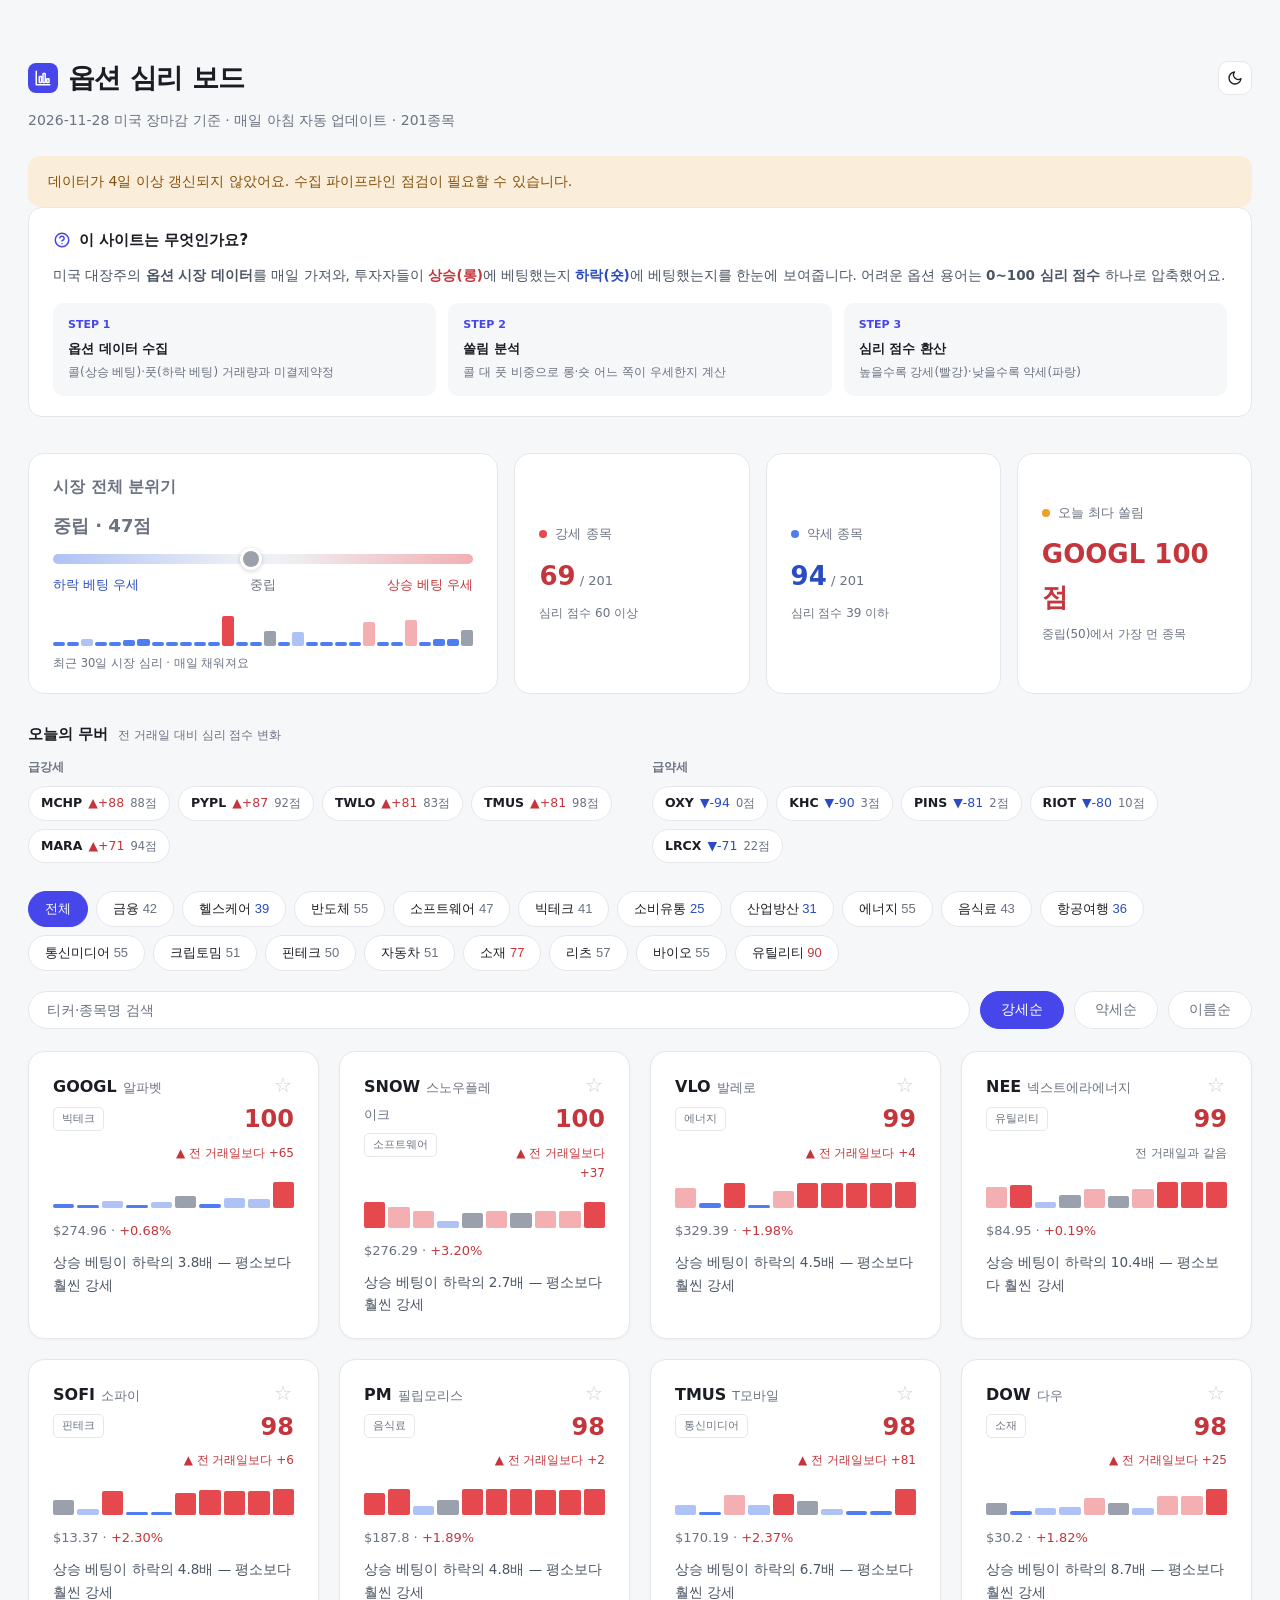
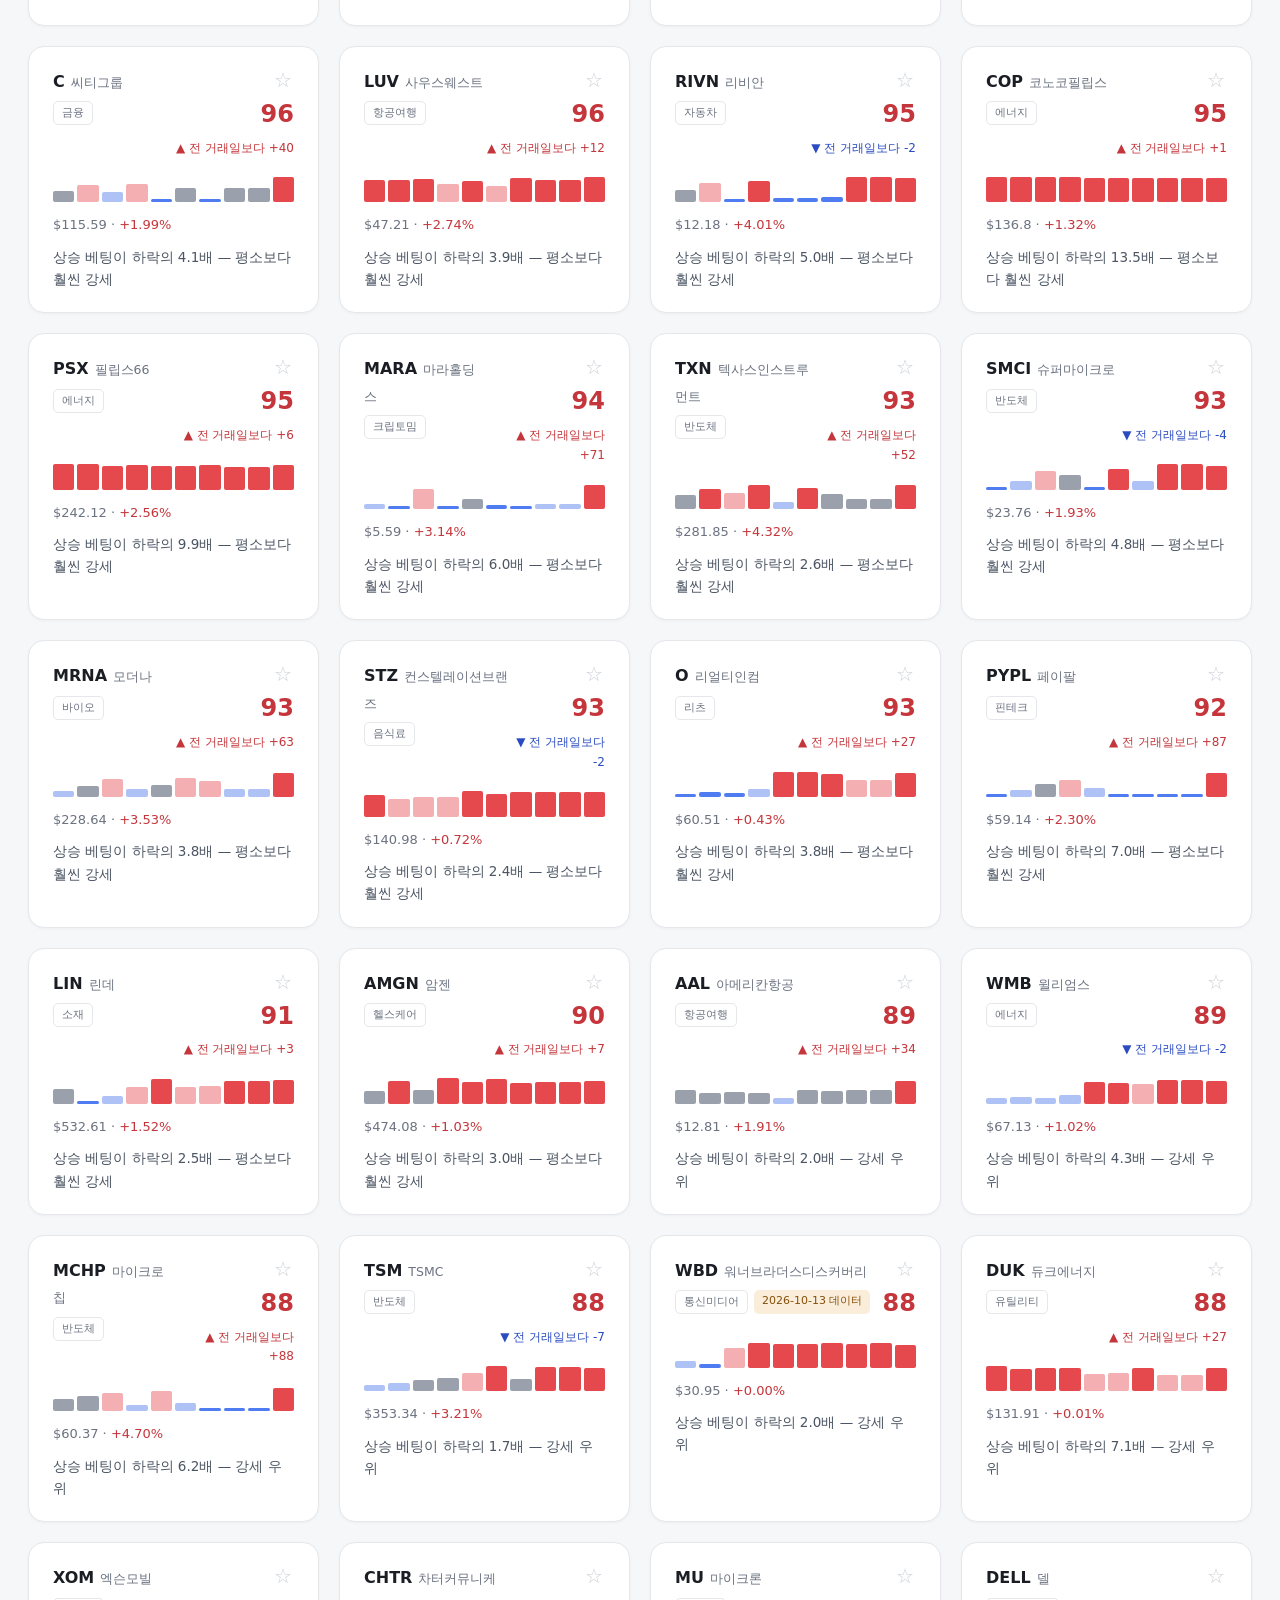
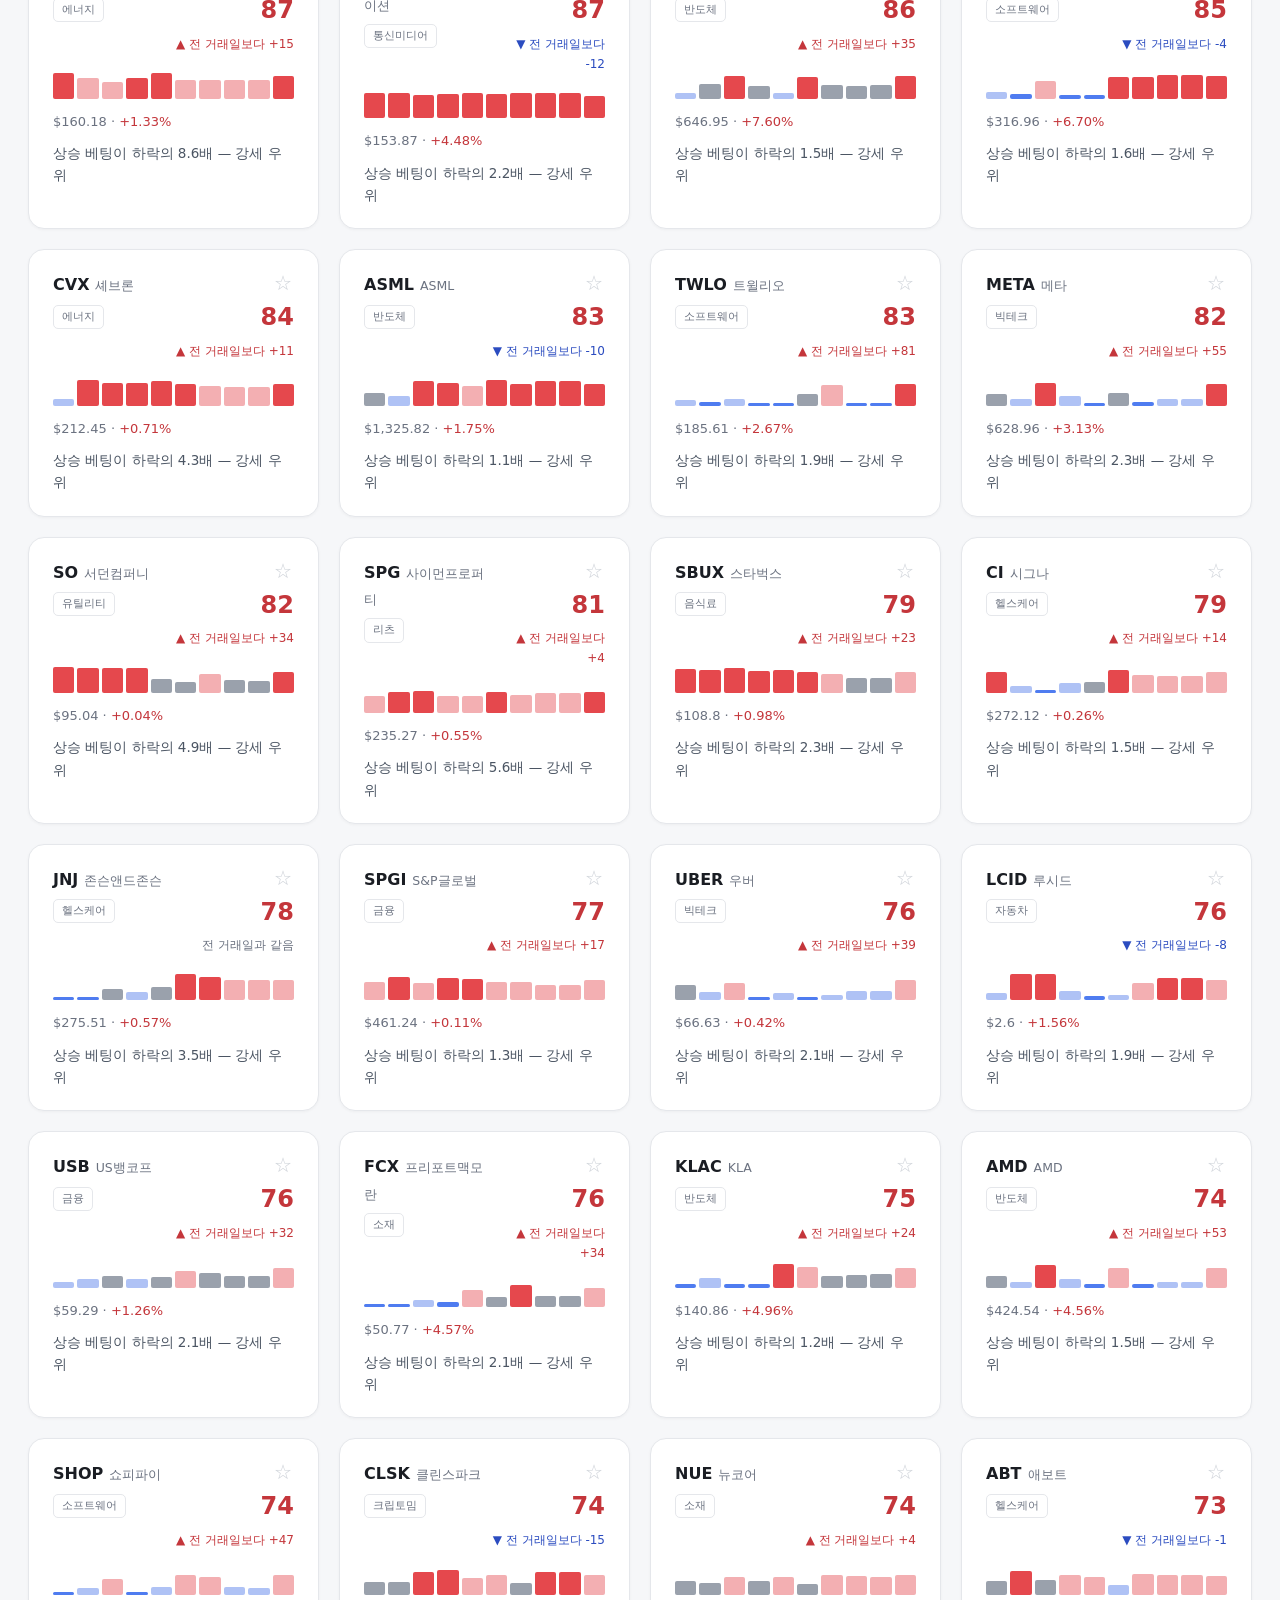
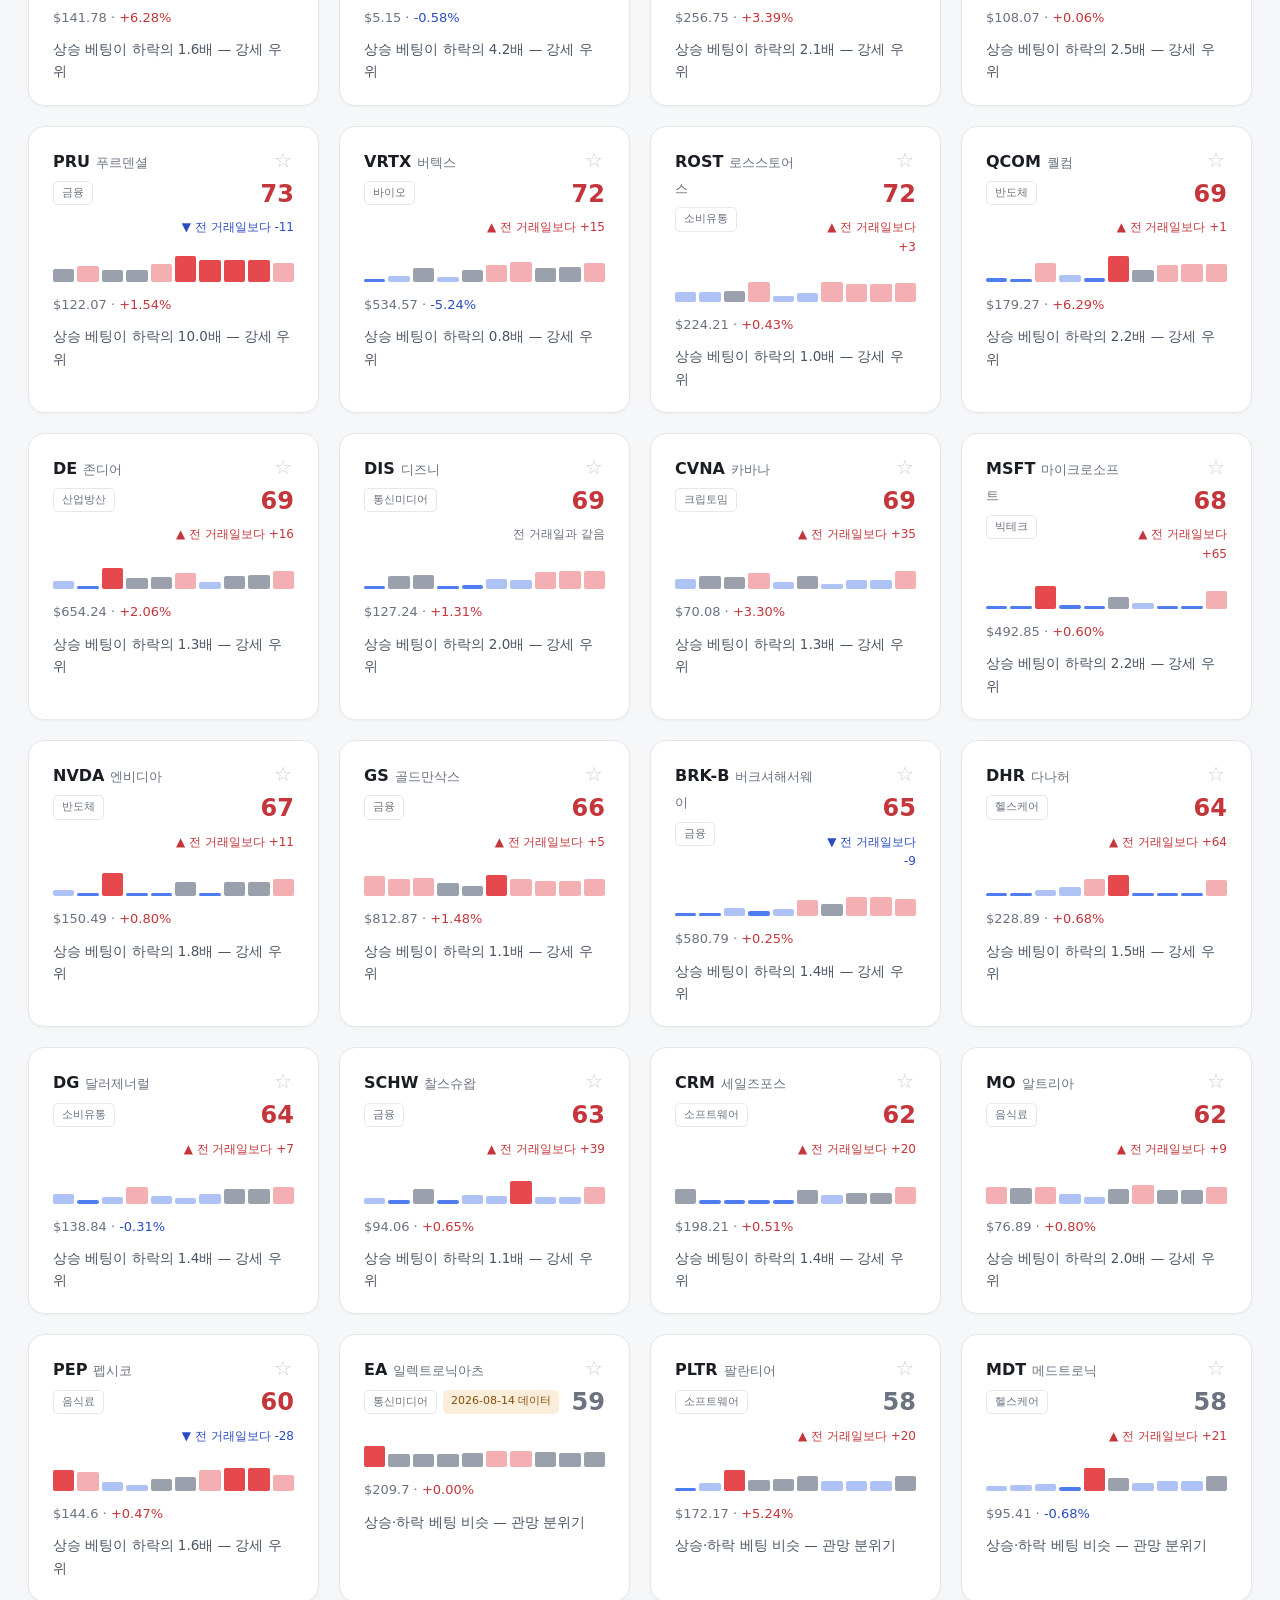
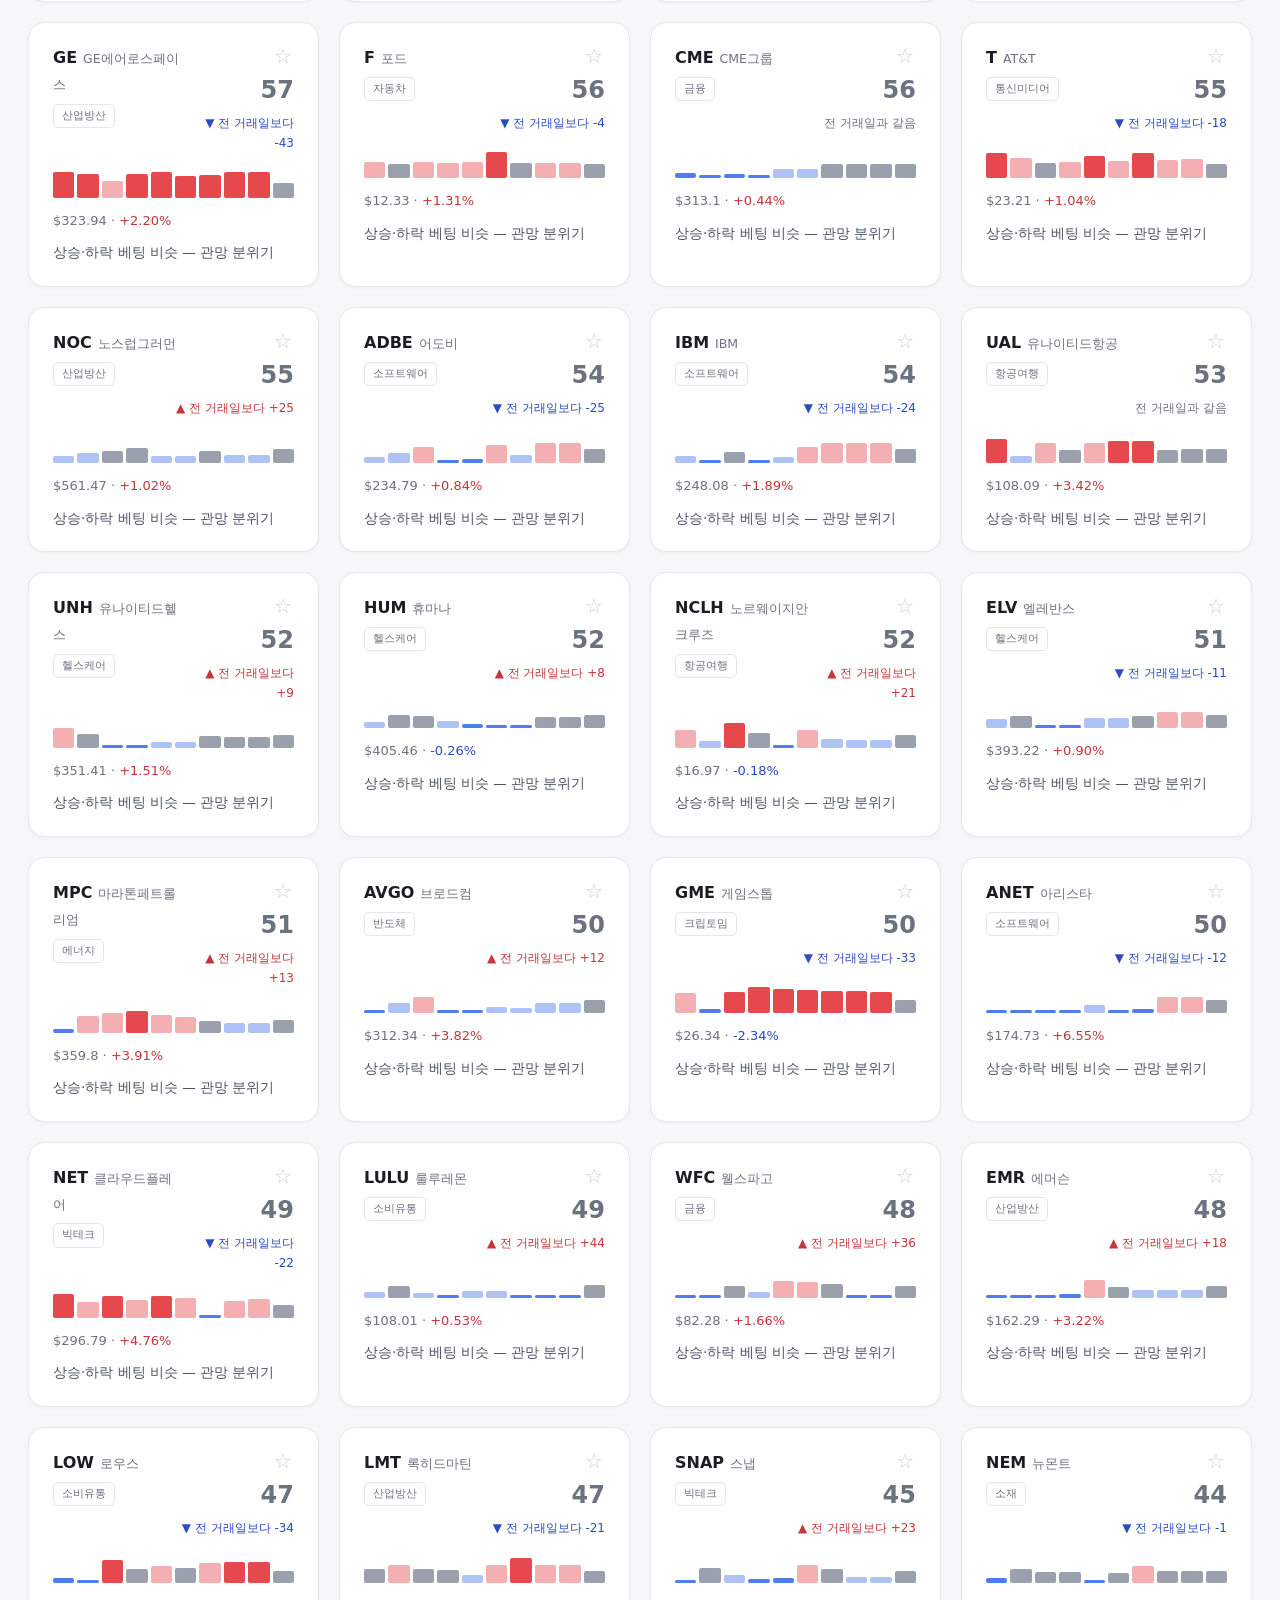
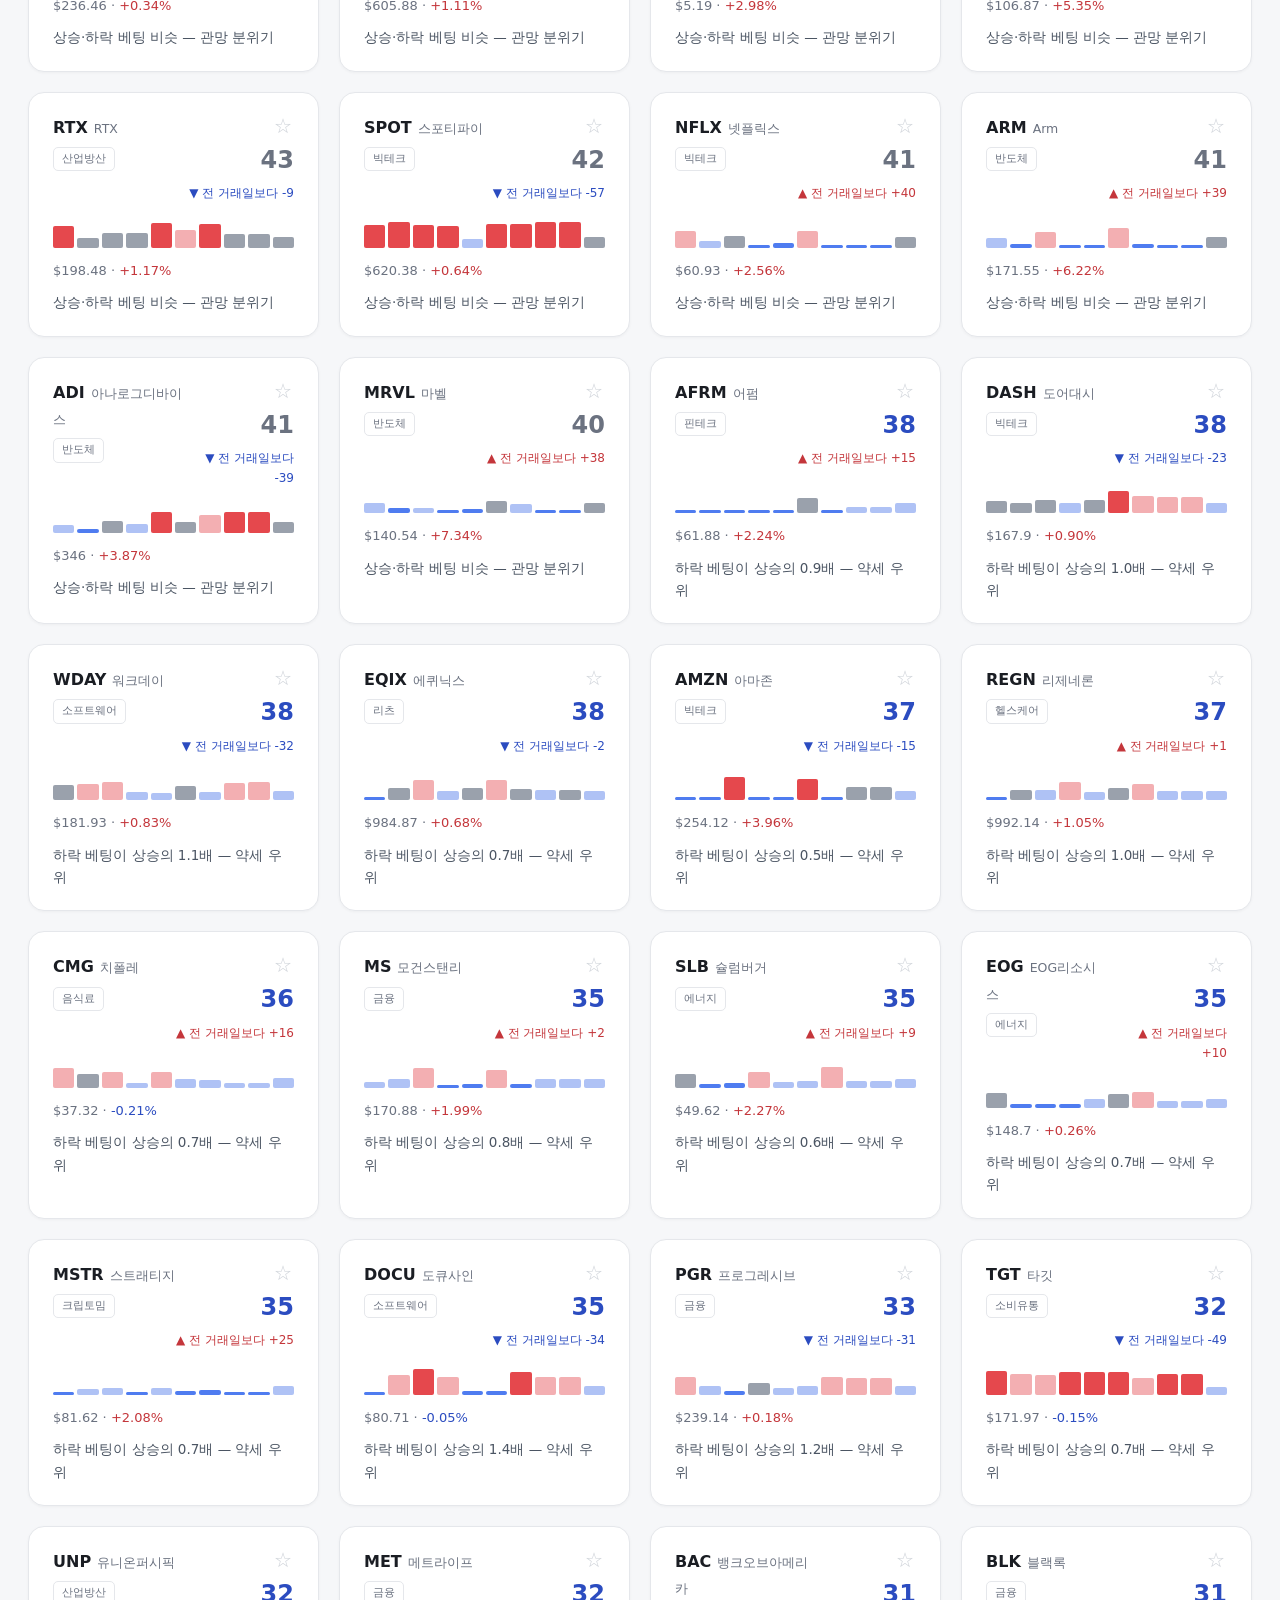
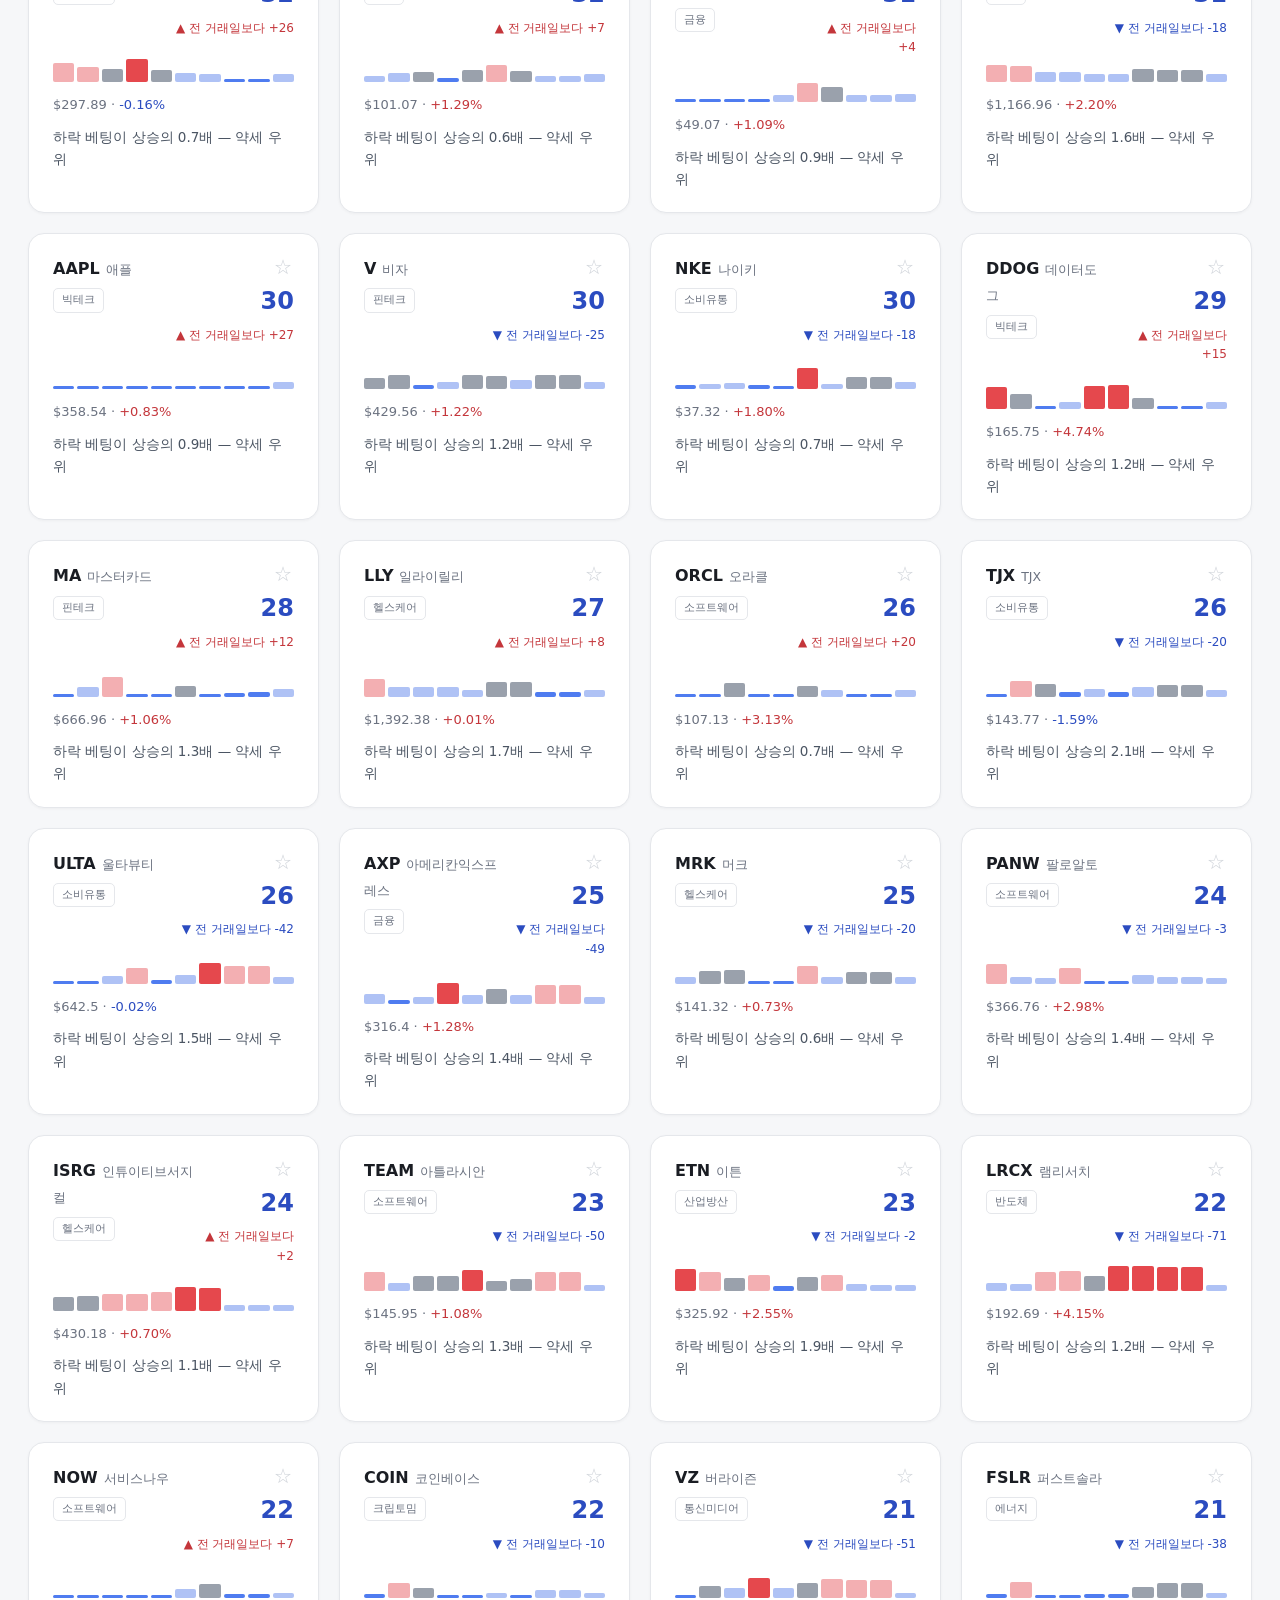
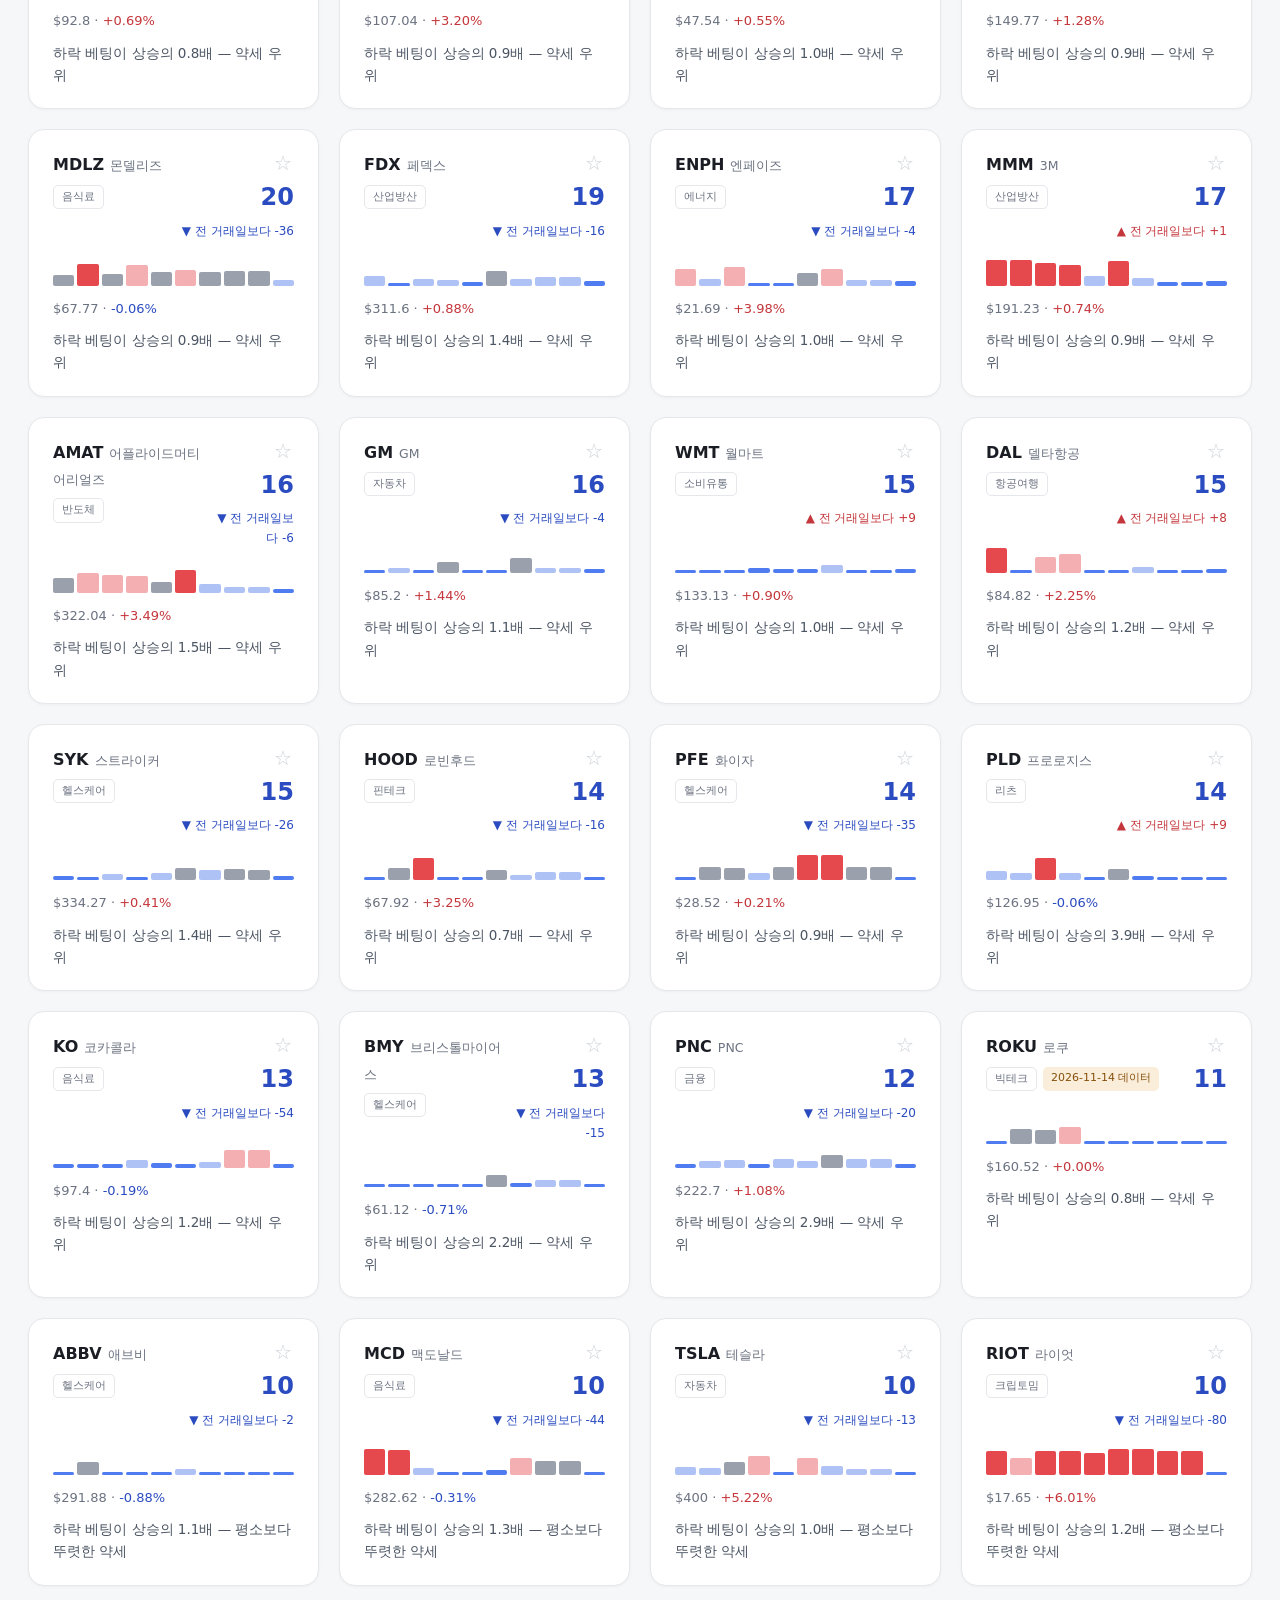
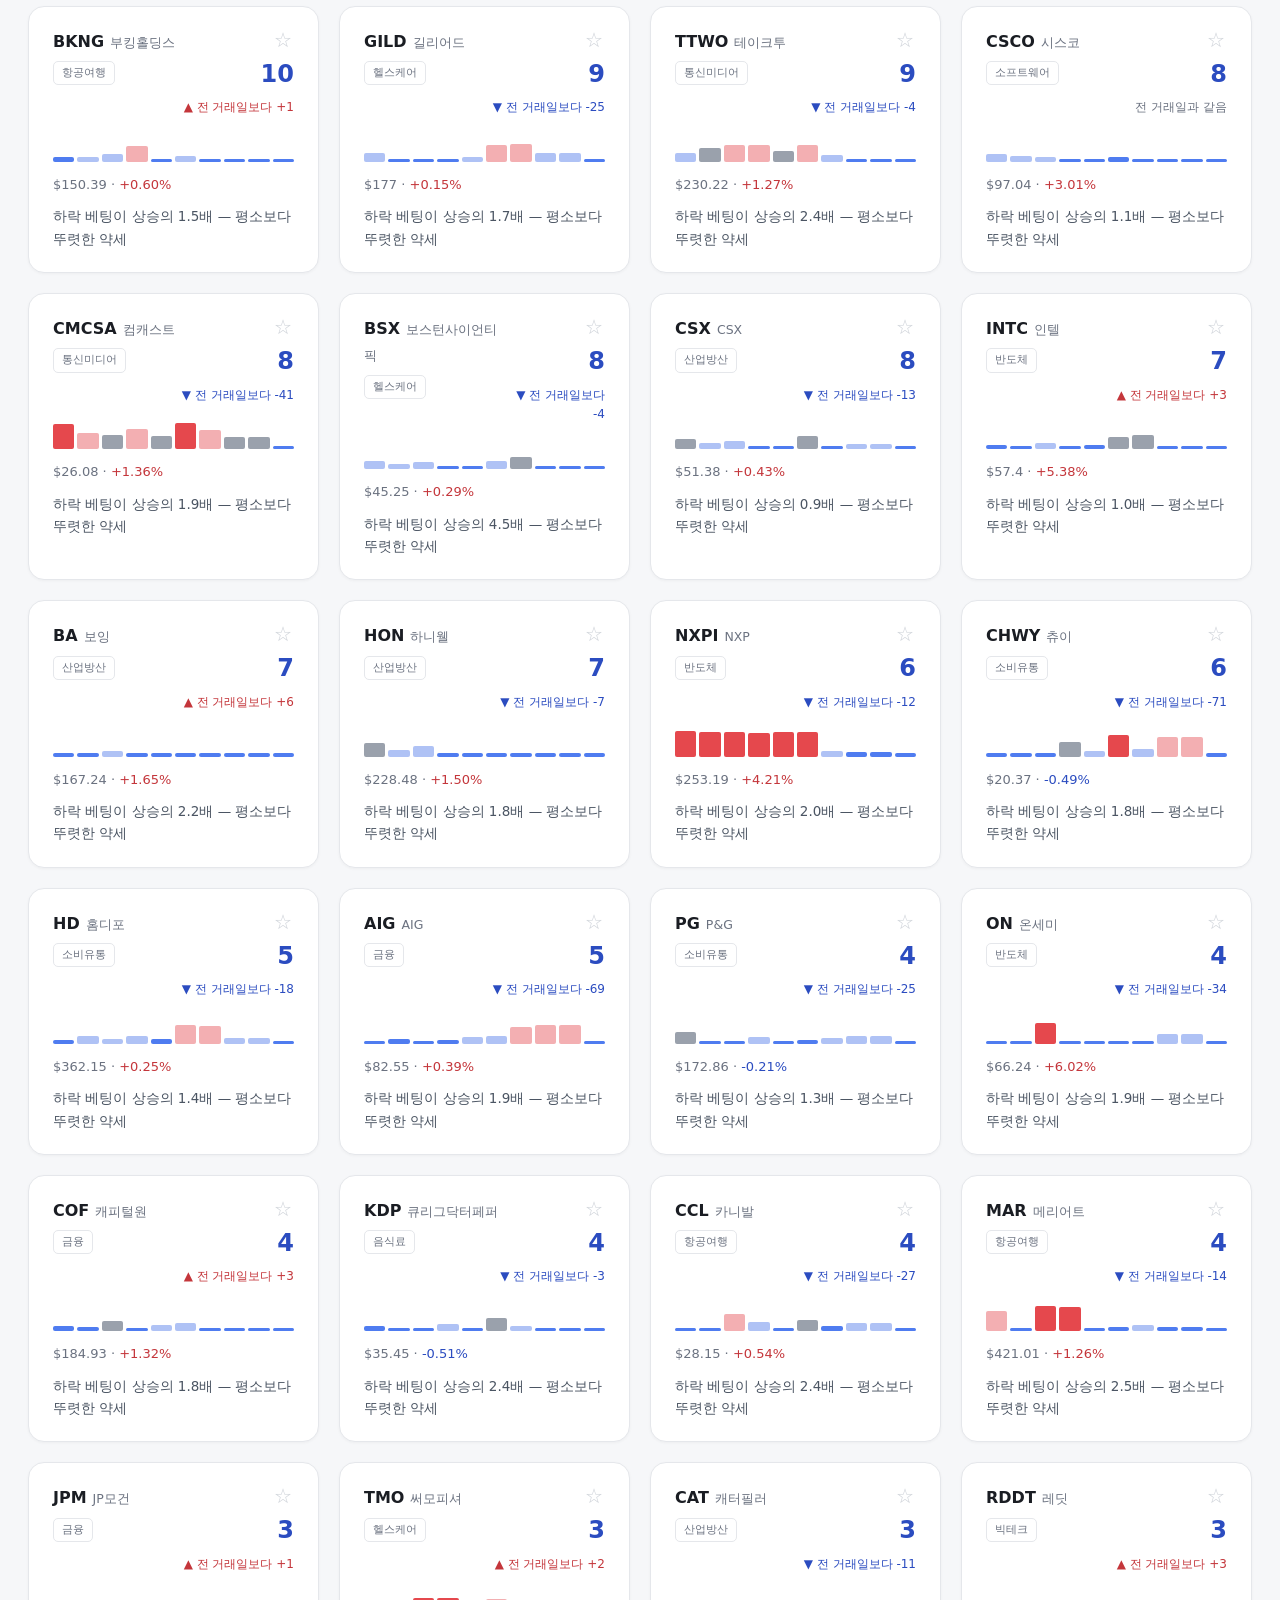
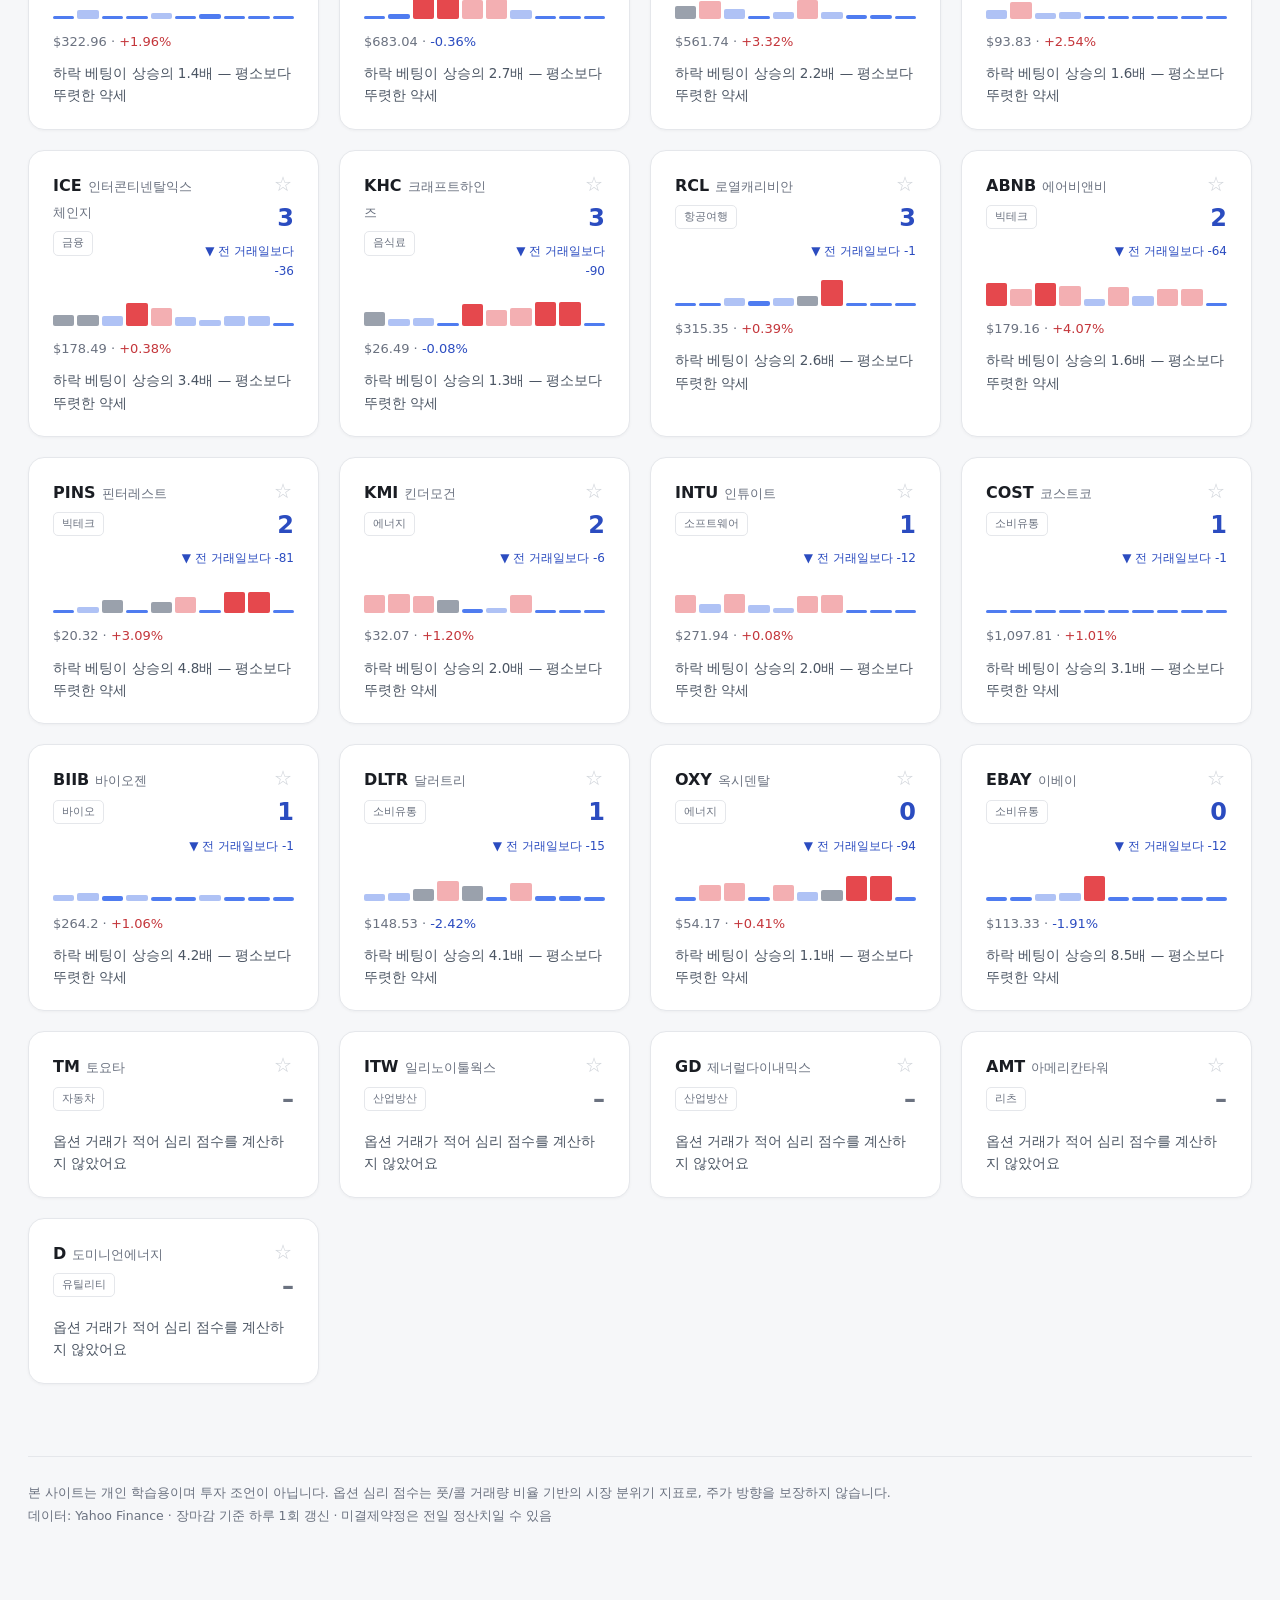
<file: site/index.html>
<!DOCTYPE html>
<html lang="ko">
<head>
<meta charset="utf-8">
<meta name="viewport" content="width=device-width, initial-scale=1">
<title>옵션 심리 보드</title>
<link rel="stylesheet" href="style.css">
<script src="theme.js"></script>
</head>
<body>
<div class="wrap">
  <header>
    <div class="header-row">
      <div class="brand">
        <span class="logo-badge"><svg width="18" height="18" viewBox="0 0 24 24" fill="none" stroke="currentColor" stroke-width="2" stroke-linecap="round" stroke-linejoin="round" aria-hidden="true"><path d="M3 3v18h18"/><rect x="7" y="10" width="3" height="8" rx="0.5"/><rect x="12" y="6" width="3" height="12" rx="0.5"/><rect x="17" y="13" width="3" height="5" rx="0.5"/></svg></span>
        <h1>옵션 심리 보드</h1>
      </div>
      <button type="button" id="theme-toggle" class="theme-toggle" aria-label="다크모드 전환"></button>
    </div>
    <p class="sub" id="asof">불러오는 중…</p>
  </header>
  <div id="banner"></div>
  <section class="intro">
    <div class="intro-head">
      <svg width="18" height="18" viewBox="0 0 24 24" fill="none" stroke="currentColor" stroke-width="2" stroke-linecap="round" stroke-linejoin="round" aria-hidden="true" style="flex-shrink:0;color:var(--accent)"><circle cx="12" cy="12" r="9"/><path d="M9.09 9a3 3 0 0 1 5.83 1c0 2-3 3-3 3"/><line x1="12" y1="17" x2="12.01" y2="17"/></svg>
      <span>이 사이트는 무엇인가요?</span>
    </div>
    <p>미국 대장주의 <b>옵션 시장 데이터</b>를 매일 가져와, 투자자들이
      <b style="color:var(--bull-text)">상승(롱)</b>에 베팅했는지
      <b style="color:var(--bear-text)">하락(숏)</b>에 베팅했는지를 한눈에 보여줍니다.
      어려운 옵션 용어는 <b>0~100 심리 점수</b> 하나로 압축했어요.</p>
    <div class="intro-steps">
      <div class="step">
        <div class="step-label">STEP 1</div>
        <div class="step-title">옵션 데이터 수집</div>
        <div class="step-desc">콜(상승 베팅)·풋(하락 베팅) 거래량과 미결제약정</div>
      </div>
      <div class="step">
        <div class="step-label">STEP 2</div>
        <div class="step-title">쏠림 분석</div>
        <div class="step-desc">콜 대 풋 비중으로 롱·숏 어느 쪽이 우세한지 계산</div>
      </div>
      <div class="step">
        <div class="step-label">STEP 3</div>
        <div class="step-title">심리 점수 환산</div>
        <div class="step-desc">높을수록 강세(빨강)·낮을수록 약세(파랑)</div>
      </div>
    </div>
  </section>
  <section class="summary" id="summary">
    <div class="summary-cell summary-gauge" id="cell-gauge" hidden>
      <h2>시장 전체 분위기</h2>
      <strong id="market-label"></strong>
      <div class="gauge"><div class="gauge-dot" id="market-dot"></div></div>
      <div class="gauge-legend">
        <span style="color:var(--bear-text)">하락 베팅 우세</span>
        <span style="color:var(--muted)">중립</span>
        <span style="color:var(--bull-text)">상승 베팅 우세</span>
      </div>
      <div class="market-trend" id="market-trend"></div>
      <p class="market-trend-caption">최근 30일 시장 심리 · 매일 채워져요</p>
    </div>
    <div class="summary-cell metric-card">
      <h3><span class="dot dot-bull"></span>강세 종목</h3>
      <p class="metric" id="cell-bull"></p>
      <p class="metric-caption">심리 점수 60 이상</p>
    </div>
    <div class="summary-cell metric-card">
      <h3><span class="dot dot-bear"></span>약세 종목</h3>
      <p class="metric" id="cell-bear"></p>
      <p class="metric-caption">심리 점수 39 이하</p>
    </div>
    <a class="summary-cell metric-card metric-link" id="cell-extreme" href="stock.html">
      <h3><span class="dot dot-extreme"></span>오늘 최다 쏠림</h3>
      <p class="metric" id="cell-extreme-value"></p>
      <p class="metric-caption">중립(50)에서 가장 먼 종목</p>
    </a>
  </section>
  <section class="movers" id="movers" hidden></section>
  <div class="chips" id="chips"></div>
  <div class="toolbar" id="toolbar">
    <div class="search-box">
      <input type="text" id="search" placeholder="티커·종목명 검색" autocomplete="off">
      <span class="search-count" id="search-count"></span>
    </div>
    <button data-sort="desc" class="on">강세순</button>
    <button data-sort="asc">약세순</button>
    <button data-sort="name">이름순</button>
  </div>
  <main class="grid" id="grid"></main>
  <footer>
    본 사이트는 개인 학습용이며 투자 조언이 아닙니다. 옵션 심리 점수는 풋/콜 거래량
    비율 기반의 시장 분위기 지표로, 주가 방향을 보장하지 않습니다.<br>
    데이터: Yahoo Finance · 장마감 기준 하루 1회 갱신 · 미결제약정은 전일 정산치일 수 있음
  </footer>
</div>
<script src="app.js"></script>
<script>initThemeToggle();</script>
</body>
</html>
</file>
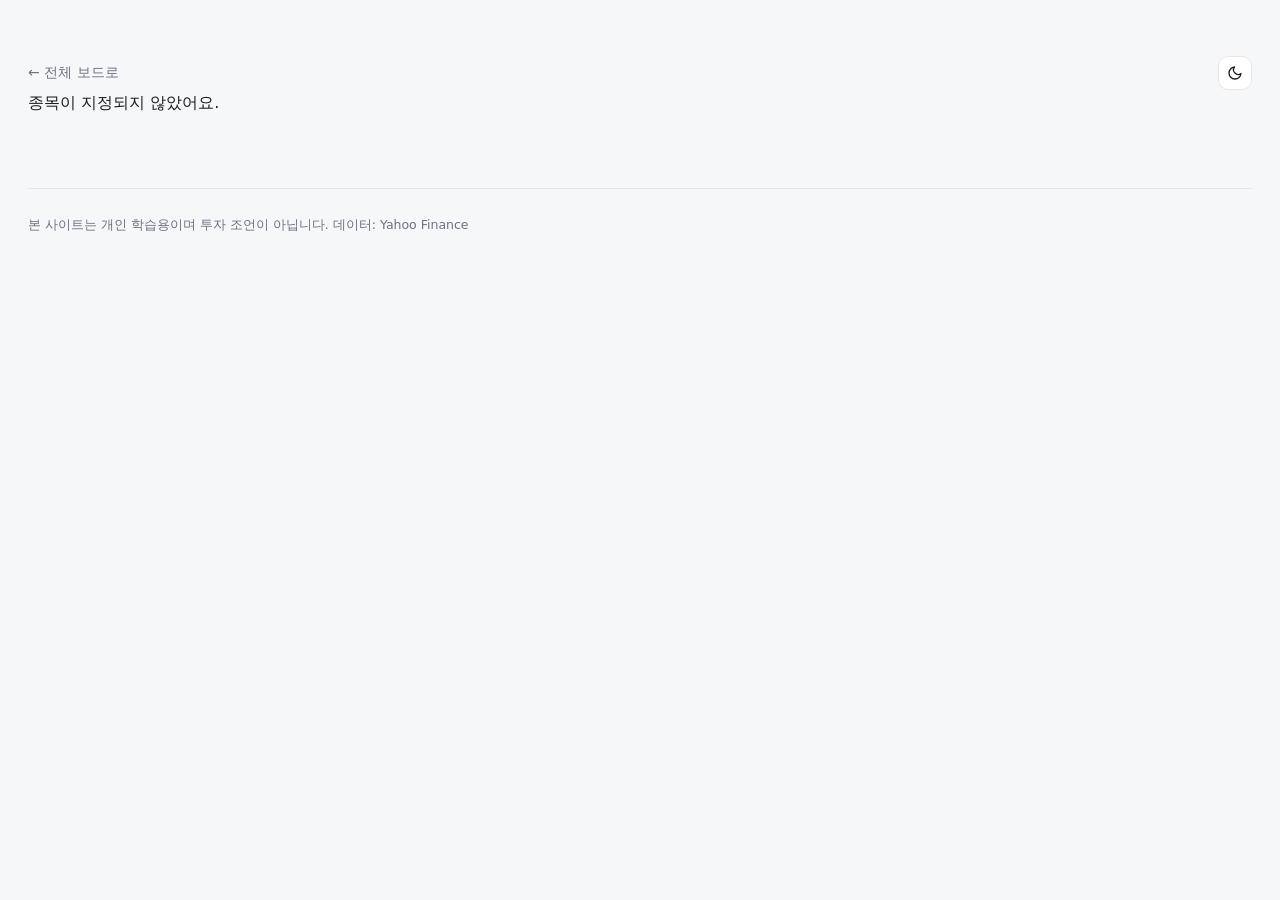
<file: site/stock.html>
<!DOCTYPE html>
<html lang="ko">
<head>
<meta charset="utf-8">
<meta name="viewport" content="width=device-width, initial-scale=1">
<title>종목 상세 — 옵션 심리 보드</title>
<link rel="stylesheet" href="style.css">
<script src="theme.js"></script>
<style>
  .back { font-size: 14px; color: var(--muted); text-decoration: none; }
  .detail { background: var(--card); border: 1px solid var(--border);
    border-radius: 18px; padding: 32px 36px; margin-top: 24px; }
  .detail-head { display: flex; justify-content: space-between; align-items: baseline;
    flex-wrap: wrap; gap: 8px; }
  .cols { display: grid; grid-template-columns: 1fr 1fr; gap: 36px; margin-top: 28px; }
  .col h3 { font-size: 14px; color: var(--muted); font-weight: 600; margin-bottom: 14px; }
  .oi-row { display: flex; align-items: center; gap: 8px; margin-bottom: 7px;
    font-size: 12px; }
  .oi-strike { width: 52px; text-align: right; color: var(--muted); flex-shrink: 0;
    overflow: visible; white-space: nowrap; }
  .oi-track { flex: 1; display: flex; }
  .oi-half { width: 50%; display: flex; }
  .oi-half.put { justify-content: flex-end; }
  .oi-bar { height: 13px; }
  .oi-bar.put { background: var(--bear-soft); border-radius: 3px 0 0 3px; }
  .oi-bar.call { background: var(--bull); border-radius: 0 3px 3px 0; }
  .oi-legend { display: flex; justify-content: space-between; margin-top: 12px;
    font-size: 12px; padding-left: 60px; }
  .trend-wrap { position: relative; height: 130px; }
  .trend { position: relative; display: flex; align-items: flex-end; gap: 4px;
    height: 130px; z-index: 1; }
  .trend > div { flex: 1; border-radius: 3px 3px 0 0; min-height: 4px; }
  .trend-line { position: absolute; inset: 0; z-index: 2; pointer-events: none; }
  .trend-legend { display: flex; justify-content: space-between; margin-top: 10px;
    font-size: 12px; color: var(--muted); }
  .note { margin-top: 22px; padding: 14px 18px; background: var(--accent-soft);
    border-radius: 12px; font-size: 13px; color: var(--accent-text); }
  @media (max-width: 680px) { .cols { grid-template-columns: 1fr; } }
</style>
</head>
<body>
<div class="wrap">
  <div class="back-row">
    <a class="back" href="index.html">&larr; 전체 보드로</a>
    <button type="button" id="theme-toggle" class="theme-toggle" aria-label="다크모드 전환"></button>
  </div>
  <div id="detail"></div>
  <footer>본 사이트는 개인 학습용이며 투자 조언이 아닙니다. 데이터: Yahoo Finance</footer>
</div>
<script src="stock.js"></script>
<script>initThemeToggle();</script>
</body>
</html>
</file>
<file: site/style.css>
:root {
  --bull: #E5484D; --bull-soft: #F3AFB2; --bull-text: #C4363B;
  --bear: #4F7CF0; --bear-soft: #AFC2F5; --bear-text: #2B4CC0;
  --neutral: #9AA1AC;
  --accent: #4646EB; --accent-soft: #EEF0FF; --accent-text: #3730A3;
  --bg: #F6F7F9; --card: #FFFFFF; --border: #E5E7EB; --border-strong: #D1D5DB;
  --text: #1A1D23; --muted: #6B7280; --text-soft: #4B5563;
  --track: #EEF0F3;
  --warn-bg: #FAEEDA; --warn-text: #854F0B;
  --pin: #EF9F27; --pin-hover: #D98E1F;
  --white: #FFFFFF;
}

html[data-theme="dark"] {
  --bull:#F0666B; --bull-soft:#7A3A3E; --bull-text:#F08A8D;
  --bear:#5B84F2; --bear-soft:#33415F; --bear-text:#8FAAF5;
  --neutral:#6B7280;
  --accent:#6E6EF7; --accent-soft:#26264A; --accent-text:#B8B8FA;
  --bg:#111318; --card:#1A1D24; --border:#2A2E37; --border-strong:#3A3F4A;
  --text:#E5E7EB; --muted:#9CA3AF; --text-soft: #C3C7CE; --track:#262A33;
  --warn-bg: #3A2E14; --warn-text: #E8B45A;
  --pin: #EF9F27; --pin-hover: #F2B458;
  --white: #1A1D24;
}
* { box-sizing: border-box; margin: 0; }
body {
  font-family: "Pretendard Variable", Pretendard, "Apple SD Gothic Neo",
    "Malgun Gothic", system-ui, sans-serif;
  background: var(--bg); color: var(--text); line-height: 1.65;
  transition: background-color .15s, color .15s;
}
.slot-empty { background: var(--track) !important; }
.wrap { max-width: 1320px; margin: 0 auto; padding: 56px 28px 96px; }
header .brand { display: flex; align-items: center; gap: 10px; }
.logo-badge { display: flex; align-items: center; justify-content: center;
  width: 30px; height: 30px; border-radius: 8px; background: var(--accent);
  color: #fff; flex: none; }
.logo-badge svg { display: block; }
header h1 { font-size: 27px; font-weight: 700; letter-spacing: -0.02em; }
.sub { color: var(--muted); font-size: 14px; margin-top: 8px; }
.banner { background: var(--warn-bg); color: var(--warn-text); border-radius: 12px;
  padding: 14px 20px; font-size: 14px; margin-top: 24px; }

/* 인트로 설명 패널 */
.intro { background: var(--card); border: 1px solid var(--border); border-radius: 14px;
  padding: 20px 24px; margin-bottom: 22px; }
.intro-head { display: flex; align-items: center; gap: 8px; margin-bottom: 12px; }
.intro-head svg { display: block; }
.intro-head span { font-size: 15px; font-weight: 600; }
.intro p { font-size: 13.5px; line-height: 1.65; color: var(--text-soft); }
.intro-steps { display: grid; grid-template-columns: repeat(3, 1fr); gap: 12px; margin-top: 16px; }
.step { background: var(--bg); border-radius: 10px; padding: 13px 15px; }
.step-label { font-size: 11px; font-weight: 600; color: var(--accent); }
.step-title { font-size: 13px; font-weight: 600; margin-top: 4px; }
.step-desc { font-size: 12px; color: var(--muted); margin-top: 4px; }
@media (max-width: 640px) { .intro-steps { grid-template-columns: 1fr; } }

/* 요약 밴드 */
.summary { display: grid; grid-template-columns: 2fr 1fr 1fr 1fr; gap: 16px;
  margin: 36px 0 28px; }
.summary-cell { border-radius: 16px; padding: 20px 24px;
  background: var(--card); border: 1px solid var(--border); }
.summary-gauge h2 { font-size: 16px; font-weight: 600; color: var(--muted);
  margin-bottom: 10px; }
.summary-gauge strong { font-size: 18px; display: block; margin-bottom: 14px; }
.metric-card { display: flex; flex-direction: column; justify-content: center;
  text-decoration: none; color: inherit; }
.metric-card h3 { display: flex; align-items: center; gap: 8px; font-size: 13px;
  font-weight: 500; color: var(--muted); margin-bottom: 10px; }
.dot { display: inline-block; width: 8px; height: 8px; border-radius: 50%; flex: none; }
.dot-bull { background: var(--bull); }
.dot-bear { background: var(--bear); }
.dot-extreme { background: var(--pin); }
.metric { font-size: 26px; font-weight: 600; }
.metric-suffix { font-size: 13px; font-weight: 400; color: var(--muted); }
.metric-caption { font-size: 12px; color: var(--muted); margin-top: 6px; }
.metric-link { transition: transform .15s; }
.metric-link:hover { transform: translateY(-2px); }
.gauge { position: relative; height: 10px; border-radius: 5px;
  background: linear-gradient(to right, var(--bear-soft), var(--track) 45%, var(--track) 55%, var(--bull-soft)); }
.gauge-dot { position: absolute; top: -6px; width: 22px; height: 22px;
  border-radius: 50%; border: 3.5px solid var(--card); box-shadow: 0 1px 5px rgba(0,0,0,.18);
  transform: translateX(-11px); }
.gauge-legend { display: flex; justify-content: space-between; margin-top: 10px;
  font-size: 13px; }
.market-trend { height: 34px; display: flex; align-items: flex-end; gap: 2px; margin-top: 16px; }
.market-trend-bar { flex: 1; border-radius: 2px; min-height: 2px; }
.market-trend-caption { font-size: 11.5px; color: var(--muted); margin-top: 8px; }

/* 섹터 필터 칩 */
.chips { display: flex; flex-wrap: wrap; gap: 8px; margin-bottom: 20px; }
.chip { border: 1px solid var(--border); background: var(--card);
  border-radius: 999px; padding: 8px 16px; font-size: 13px; cursor: pointer;
  color: var(--text); box-shadow: none; }
.chip.on { background: var(--accent); color: #fff; border-color: var(--accent); box-shadow: none; }
.chip:hover { border-color: var(--border-strong); }
.chip-watch { margin-left: auto; }
.chip-watch.on { background: var(--pin); border-color: var(--pin); }

.toolbar { display: flex; gap: 10px; margin-bottom: 22px; align-items: center; }
.toolbar button { border: 1px solid var(--border); background: var(--card);
  border-radius: 999px; padding: 9px 20px; font-size: 14px; cursor: pointer;
  color: var(--muted); box-shadow: none; flex: none; }
.toolbar button:hover { border-color: var(--border-strong); }
.toolbar button.on { background: var(--accent); color: #fff; border-color: var(--accent); box-shadow: none; }
.search-box { flex-grow: 1; display: flex; align-items: center; gap: 10px;
  border: 1px solid var(--border); background: var(--card); border-radius: 999px;
  padding: 0 18px; }
.search-box input { flex: 1; border: none; background: transparent; outline: none;
  font-size: 14px; padding: 10px 0; color: var(--text); font-family: inherit; }
.search-box input::placeholder { color: var(--muted); }
.search-count { font-size: 12px; color: var(--muted); flex: none; white-space: nowrap; }
.grid { display: grid; grid-template-columns: repeat(auto-fill, minmax(270px, 1fr));
  gap: 20px; }
.card { background: var(--card); border: 1px solid var(--border); border-radius: 16px;
  padding: 22px 24px; text-decoration: none; color: inherit; display: block;
  box-shadow: 0 1px 3px rgba(31,31,29,.04);
  transition: border-color .15s, transform .15s, box-shadow .15s; }
.card:hover { border-color: var(--border-strong); transform: translateY(-2px);
  box-shadow: 0 4px 12px rgba(26,29,35,.07); }
.card { position: relative; }
.card.pinned { border-color: var(--pin); }
.card-head { display: flex; justify-content: space-between; align-items: flex-start; }
.card-head-left { display: flex; flex-direction: column; gap: 6px; }
.card-head-right { text-align: right; }
.star-btn { display: block; margin-left: auto; margin-bottom: 4px; border: none;
  background: transparent; cursor: pointer; font-size: 18px; line-height: 1;
  padding: 2px; color: var(--border-strong); }
.star-btn:hover { color: var(--muted); }
.star-btn.on { color: var(--pin); }
.star-btn.on:hover { color: var(--pin-hover); }
.tkr { font-size: 16px; font-weight: 700; }
.tkr small { font-weight: 400; font-size: 12.5px; color: var(--muted); margin-left: 6px; }
.badges { display: flex; flex-wrap: wrap; gap: 6px; }
.score { font-size: 24px; font-weight: 700; display: block; }
.score-chg { font-size: 12px; margin-top: 4px; }
.price { font-size: 13px; color: var(--muted); margin-top: 12px; font-variant-numeric: tabular-nums; }
.price .chg-up { color: var(--bull-text); }
.price .chg-down { color: var(--bear-text); }
.spark { height: 26px; display: flex; align-items: flex-end; gap: 3px; margin-top: 18px; }
.spark-bar { flex: 1; border-radius: 2px; min-height: 2px; }
.desc { font-size: 13.5px; color: var(--text-soft); margin-top: 10px; }
.badge { display: inline-block; font-size: 11px; background: var(--warn-bg);
  color: var(--warn-text); border-radius: 5px; padding: 2px 8px; }
.badge-sector { background: transparent; border: 1px solid var(--border); color: var(--muted); }
footer { margin-top: 72px; color: var(--muted); font-size: 12.5px; line-height: 1.9;
  border-top: 1px solid var(--border); padding-top: 24px; }
@media (max-width: 900px) { .summary { grid-template-columns: 1fr 1fr; } }
@media (max-width: 680px) { .grid { grid-template-columns: 1fr; } .wrap { padding: 32px 18px 64px; } }
@media (max-width: 560px) { .summary { grid-template-columns: 1fr; } }
@media (max-width: 680px) {
  /* 모바일: 검색창이 한 줄 전체 차지, 정렬 버튼은 아랫줄로 — 가로 오버플로 방지 */
  .toolbar { flex-wrap: wrap; }
  .search-box { flex: 1 1 100%; }
  /* 섹터 칩 컴팩트화 */
  .chips { gap: 6px; }
  .chip { padding: 6px 12px; font-size: 12px; }
}
.card.pinned:hover { border-color: var(--pin); }

/* 다크모드 토글 */
.theme-toggle { width: 34px; height: 34px; border-radius: 10px;
  border: 1px solid var(--border); background: var(--card); color: var(--text);
  display: flex; align-items: center; justify-content: center; cursor: pointer;
  flex: none; padding: 0; }
.theme-toggle:hover { border-color: var(--border-strong); }
.theme-toggle svg { display: block; }
.header-row { display: flex; align-items: center; justify-content: space-between;
  gap: 12px; }
.back-row { display: flex; align-items: center; justify-content: space-between;
  gap: 12px; }

/* 오늘의 무버 */
.movers { margin: 0 0 28px; }
.movers-head { display: flex; align-items: baseline; gap: 10px; margin-bottom: 12px; }
.movers-head h2 { font-size: 15px; font-weight: 600; }
.movers-caption { font-size: 12px; color: var(--muted); }
.movers-groups { display: flex; flex-wrap: wrap; gap: 24px; }
.movers-group { flex: 1; min-width: 240px; }
.movers-group-label { font-size: 12px; font-weight: 600; color: var(--muted); margin-bottom: 8px; }
.movers-list { display: flex; flex-wrap: wrap; gap: 8px; }
.mover-pill { display: inline-flex; align-items: center; gap: 6px;
  border: 1px solid var(--border); background: var(--card); border-radius: 999px;
  padding: 6px 12px; font-size: 12.5px; text-decoration: none; color: var(--text); }
.mover-pill:hover { border-color: var(--border-strong); }
.mover-pill .mover-score { color: var(--muted); font-size: 11.5px; }

/* 맥스페인 */
.maxpain { margin-top: 16px; font-size: 13px; }
.maxpain .mp-dist { margin-top: 2px; }
.mp-tag { display: inline-block; font-size: 10px; font-weight: 600; margin-left: 6px;
  padding: 1px 5px; border-radius: 4px; background: var(--accent-soft); color: var(--accent-text); }
</file>
